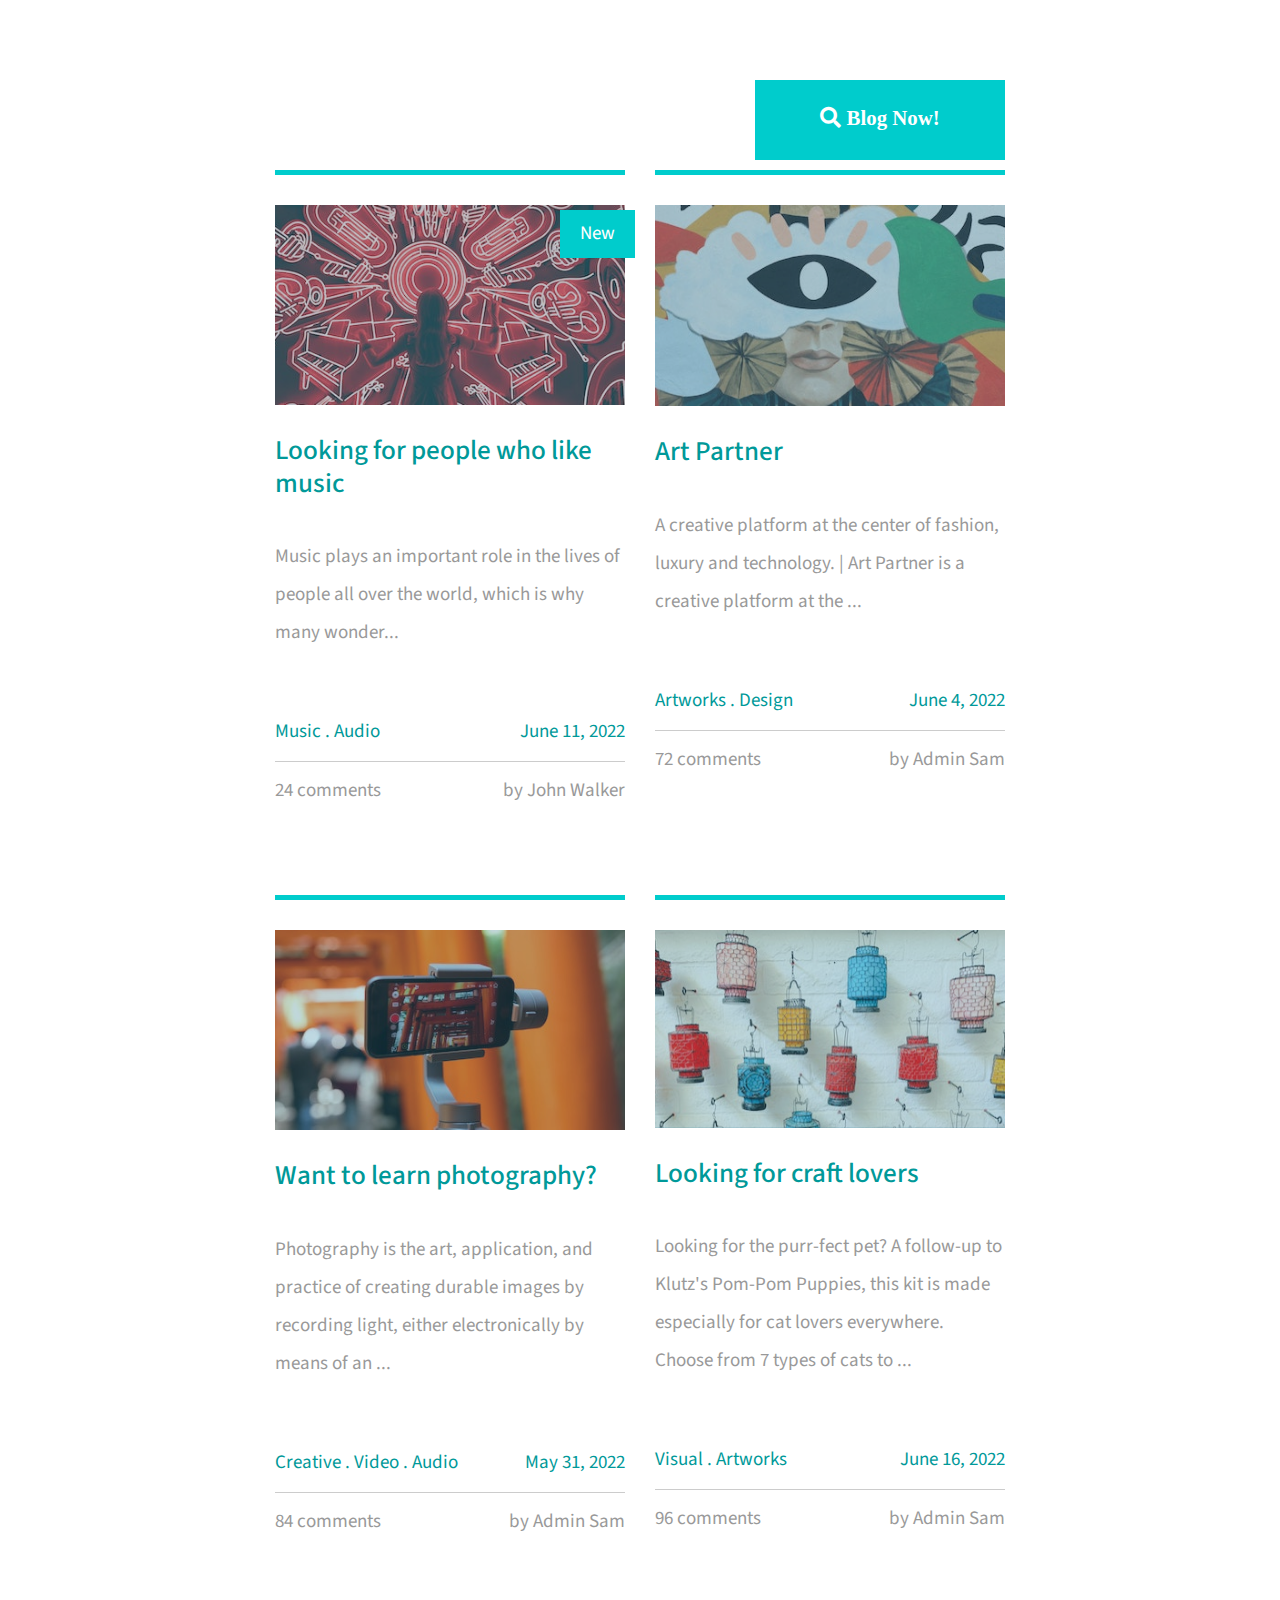
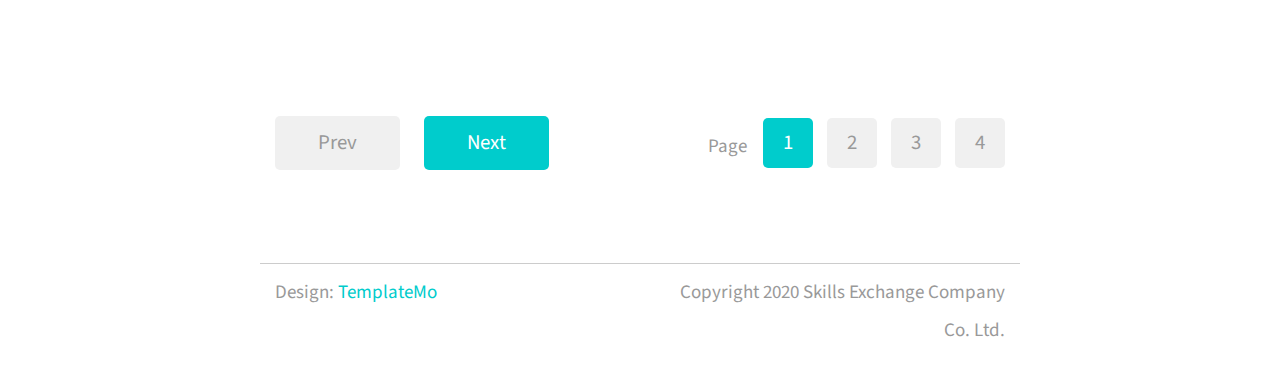
<file: index.html>
<!DOCTYPE html>
<html lang="en">
<head>
	<meta charset="UTF-8">
	<meta name="viewport" content="width=device-width, initial-scale=1.0">
	<title>Skills Exchange</title>
	<link rel="stylesheet" href="fontawesome/css/all.min.css"> <!-- https://fontawesome.com/ -->
	<link href="https://fonts.googleapis.com/css2?family=Source+Sans+Pro&display=swap" rel="stylesheet"> <!-- https://fonts.google.com/ -->
    <link href="css/bootstrap.min.css" rel="stylesheet">
    <link href="css/templatemo-xtra-blog.css" rel="stylesheet">
<!--
    
TemplateMo 553 Xtra Blog

https://templatemo.com/tm-553-xtra-blog

-->
</head>
<body>

    <div class="container-fluid">
        <main class="tm-main" style="margin: auto; float: none">
            <!-- Search form -->
            <a href="result.html">
            <div class="row tm-row">
                <div class="col-12 form-inline tm-mb-20 tm-search-form">
                    <button class="tm-search-button">
                        <i class="fas fa-search tm-search-icon"> Blog Now!</i>
                    </button>
                </div>
            </div>
            </a>
            <div class="row tm-row">
                <article class="col-12 col-md-6 tm-post">
                    <hr class="tm-hr-primary">
                    <a href="#" class="effect-lily tm-post-link tm-pt-20">
                        <div class="tm-post-link-inner">
                            <img src="img/img-03.jpg" alt="Image" class="img-fluid">
                        </div>
                        <span class="position-absolute tm-new-badge">New</span>
                        <h2 class="tm-pt-30 tm-color-primary tm-post-title">Looking for people who like music</h2>
                    </a>
                    <p class="tm-pt-30">
                        Music plays an important role in the lives of people all over the world, which is why many wonder...
                    </p>
                    <div class="d-flex justify-content-between tm-pt-45">
                        <span class="tm-color-primary">Music . Audio</span>
                        <span class="tm-color-primary">June 11, 2022</span>
                    </div>
                    <hr>
                    <div class="d-flex justify-content-between">
                        <span>24 comments</span>
                        <span>by John Walker</span>
                    </div>
                </article>
                <article class="col-12 col-md-6 tm-post">
                    <hr class="tm-hr-primary">
                    <a href="#" class="effect-lily tm-post-link tm-pt-20">
                        <div class="tm-post-link-inner">
                            <img src="img/img-04.jpg" alt="Image" class="img-fluid">
                        </div>
                        <h2 class="tm-pt-30 tm-color-primary tm-post-title">Art Partner</h2>
                    </a>
                    <p class="tm-pt-30">
                        A creative platform at the center of fashion, luxury and technology. | Art Partner is a creative platform at the ...
                    </p>
                    <div class="d-flex justify-content-between tm-pt-45">
                        <span class="tm-color-primary">Artworks . Design</span>
                        <span class="tm-color-primary">June 4, 2022</span>
                    </div>
                    <hr>
                    <div class="d-flex justify-content-between">
                        <span>72 comments</span>
                        <span>by Admin Sam</span>
                    </div>
                </article>
                <article class="col-12 col-md-6 tm-post">
                    <hr class="tm-hr-primary">
                    <a href="#" class="effect-lily tm-post-link tm-pt-20">
                        <div class="tm-post-link-inner">
                            <img src="img/img-05.jpg" alt="Image" class="img-fluid">
                        </div>
                        <h2 class="tm-pt-30 tm-color-primary tm-post-title">Want to learn photography?</h2>
                    </a>
                    <p class="tm-pt-30">
Photography is the art, application, and practice of creating durable images by recording light, either electronically by means of an ...
                    </p>
                    <div class="d-flex justify-content-between tm-pt-45">
                        <span class="tm-color-primary">Creative . Video . Audio</span>
                        <span class="tm-color-primary">May 31, 2022</span>
                    </div>
                    <hr>
                    <div class="d-flex justify-content-between">
                        <span>84 comments</span>
                        <span>by Admin Sam</span>
                    </div>
                </article>
                <article class="col-12 col-md-6 tm-post">
                    <hr class="tm-hr-primary">
                    <a href="#" class="effect-lily tm-post-link tm-pt-20">
                        <div class="tm-post-link-inner">
                            <img src="img/img-06.jpg" alt="Image" class="img-fluid">
                        </div>
                        <h2 class="tm-pt-30 tm-color-primary tm-post-title">Looking for craft lovers</h2>
                    </a>
                    <p class="tm-pt-30">
                        Looking for the purr-fect pet? A follow-up to Klutz's Pom-Pom Puppies, this kit is made especially for cat lovers everywhere. Choose from 7 types of cats to ...
                    </p>
                    <div class="d-flex justify-content-between tm-pt-45">
                        <span class="tm-color-primary">Visual . Artworks</span>
                        <span class="tm-color-primary">June 16, 2022</span>
                    </div>
                    <hr>
                    <div class="d-flex justify-content-between">
                        <span>96 comments</span>
                        <span>by Admin Sam</span>
                    </div>
                </article>
            </div>
            <div class="row tm-row tm-mt-100 tm-mb-75">
                <div class="tm-prev-next-wrapper">
                    <a href="#" class="mb-2 tm-btn tm-btn-primary tm-prev-next disabled tm-mr-20">Prev</a>
                    <a href="#" class="mb-2 tm-btn tm-btn-primary tm-prev-next">Next</a>
                </div>
                <div class="tm-paging-wrapper">
                    <span class="d-inline-block mr-3">Page</span>
                    <nav class="tm-paging-nav d-inline-block">
                        <ul>
                            <li class="tm-paging-item active">
                                <a href="#" class="mb-2 tm-btn tm-paging-link">1</a>
                            </li>
                            <li class="tm-paging-item">
                                <a href="#" class="mb-2 tm-btn tm-paging-link">2</a>
                            </li>
                            <li class="tm-paging-item">
                                <a href="#" class="mb-2 tm-btn tm-paging-link">3</a>
                            </li>
                            <li class="tm-paging-item">
                                <a href="#" class="mb-2 tm-btn tm-paging-link">4</a>
                            </li>
                        </ul>
                    </nav>
                </div>
            </div>
            <footer class="row tm-row">
                <hr class="col-12">
                <div class="col-md-6 col-12 tm-color-gray">
                    Design: <a rel="nofollow" target="_parent" href="https://templatemo.com" class="tm-external-link">TemplateMo</a>
                </div>
                <div class="col-md-6 col-12 tm-color-gray tm-copyright">
                    Copyright 2020 Skills Exchange Company Co. Ltd.
                </div>
            </footer>
        </main>
    </div>
    <script src="js/jquery.min.js"></script>
    <script src="js/templatemo-script.js"></script>
</body>
</html>
</file>
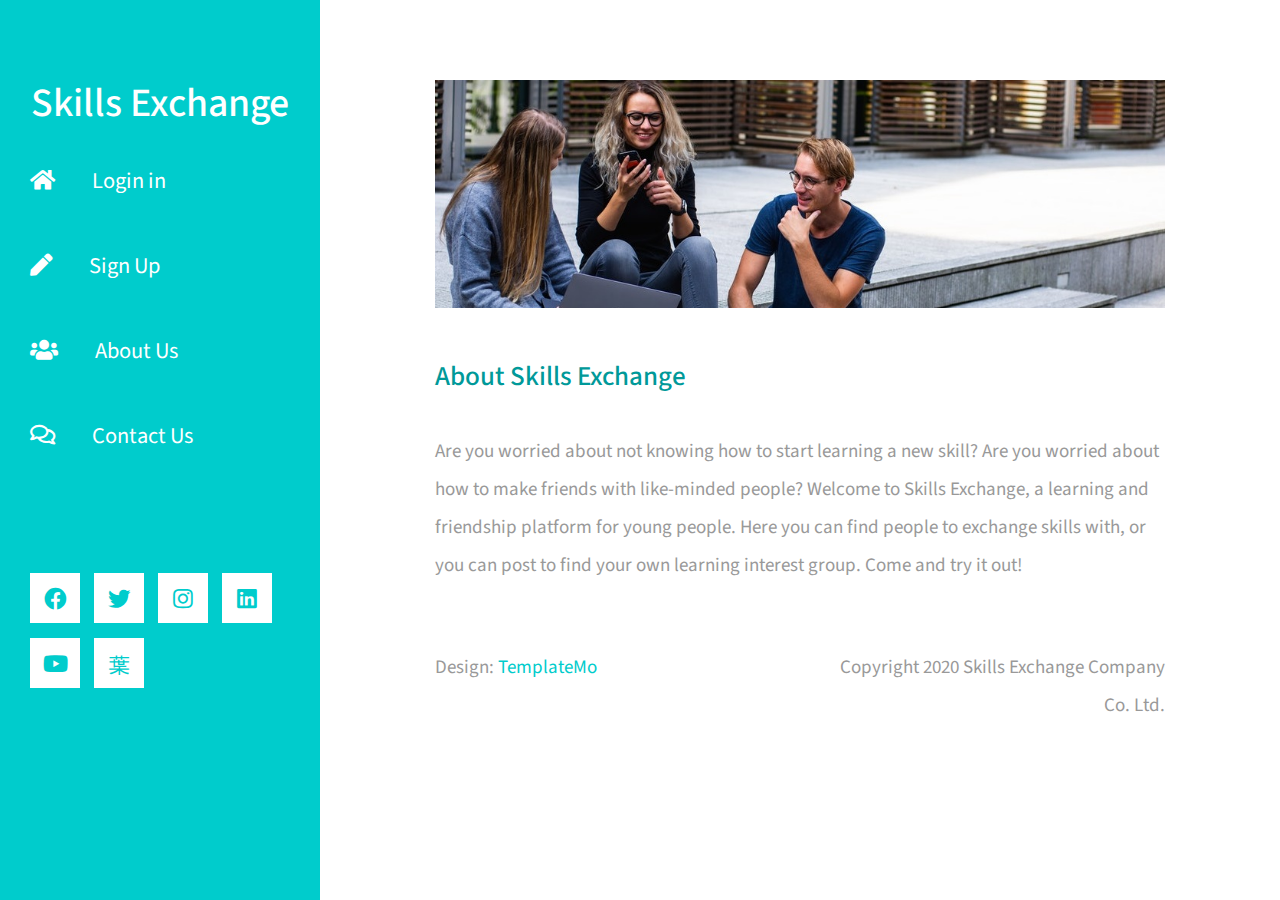
<file: home.html>
<!DOCTYPE html>
<html lang="en">
<head>
	<meta charset="UTF-8">
	<meta name="viewport" content="width=device-width, initial-scale=1.0">
	<title>Xtra Blog</title>
	<link rel="stylesheet" href="fontawesome/css/all.min.css"> <!-- https://fontawesome.com/ -->
	<link href="https://fonts.googleapis.com/css2?family=Source+Sans+Pro&display=swap" rel="stylesheet"> <!-- https://fonts.google.com/ -->
    <link href="css/bootstrap.min.css" rel="stylesheet">
    <link href="css/templatemo-xtra-blog.css" rel="stylesheet">
<!--

TemplateMo 553 Xtra Blog

https://templatemo.com/tm-553-xtra-blog

-->
</head>
<body>
	<header class="tm-header" id="tm-header">
        <div class="tm-header-wrapper">
            <div class="tm-site-header">
                <h1 class="text-center"><a href="index.html" style="color: #ffffff">Skills Exchange</a></h1>
            </div>
            <nav class="tm-nav" id="tm-nav">
                <ul>
                    <li class="tm-nav-item"><a href="index.html" class="tm-nav-link">
                        <i class="fas fa-home"></i>
                        Login in
                    </a></li>
                    <li class="tm-nav-item"><a href="register.html" class="tm-nav-link">
                        <i class="fas fa-pen"></i>
                        Sign Up
                    </a></li>
                    <li class="tm-nav-item"><a href="home.html" class="tm-nav-link">
                        <i class="fas fa-users"></i>
                        About Us
                    </a></li>
                    <li class="tm-nav-item"><a href="home.html" class="tm-nav-link">
                        <i class="far fa-comments"></i>
                        Contact Us
                    </a></li>
                </ul>
            </nav>
            <div class="tm-mb-65">
                <a href="https://facebook.com" class="tm-social-link">
                    <i class="fab fa-facebook tm-social-icon"></i>
                </a>
                <a href="https://twitter.com" class="tm-social-link">
                    <i class="fab fa-twitter tm-social-icon"></i>
                </a>
                <a href="https://instagram.com" class="tm-social-link">
                    <i class="fab fa-instagram tm-social-icon"></i>
                </a>
                <a href="https://twitter.com" class="tm-social-link">
                    <i class="fab fa-linkedin tm-social-icon"></i>
                </a>
                <a href="https://youtube.com" class="tm-social-link">
                    <i class="fab fa-youtube tm-social-icon"></i>
                </a>
                <a href="https://instagram.com" class="tm-social-link">
                    <i class="fab fa-soap tm-social-icon"></i>
                </a>
            </div>
        </div>
    </header>
    <div class="container-fluid">
        <main class="tm-main">
            <!-- Search form -->
            <div class="row tm-row tm-mb-45">
                <div class="col-12">
                    <img src="img/about-01.jpg" alt="Image" class="img-fluid">
                </div>
            </div>
            <div class="row tm-row tm-mb-40">
                <div class="col-12">
                    <div class="mb-4">
                        <h2 class="pt-2 tm-mb-40 tm-color-primary tm-post-title">About Skills Exchange</h2>
                        <p>
                            Are you worried about not knowing how to start learning a new skill? Are you worried about how to make friends with like-minded people? Welcome to Skills Exchange, a learning and friendship platform for young people. Here you can find people to exchange skills with, or you can post to find your own learning interest group. Come and try it out!
                        </p>
                    </div>
                </div>
            </div>
            <footer class="row tm-row">
                <div class="col-md-6 col-12 tm-color-gray">
                    Design: <a rel="nofollow" target="_parent" href="https://templatemo.com" class="tm-external-link">TemplateMo</a>
                </div>
                <div class="col-md-6 col-12 tm-color-gray tm-copyright">
                    Copyright 2020 Skills Exchange Company Co. Ltd.
                </div>
            </footer>
        </main>
    </div>
    <script src="js/jquery.min.js"></script>
    <script src="js/templatemo-script.js"></script>
</body>
</html>
</file>
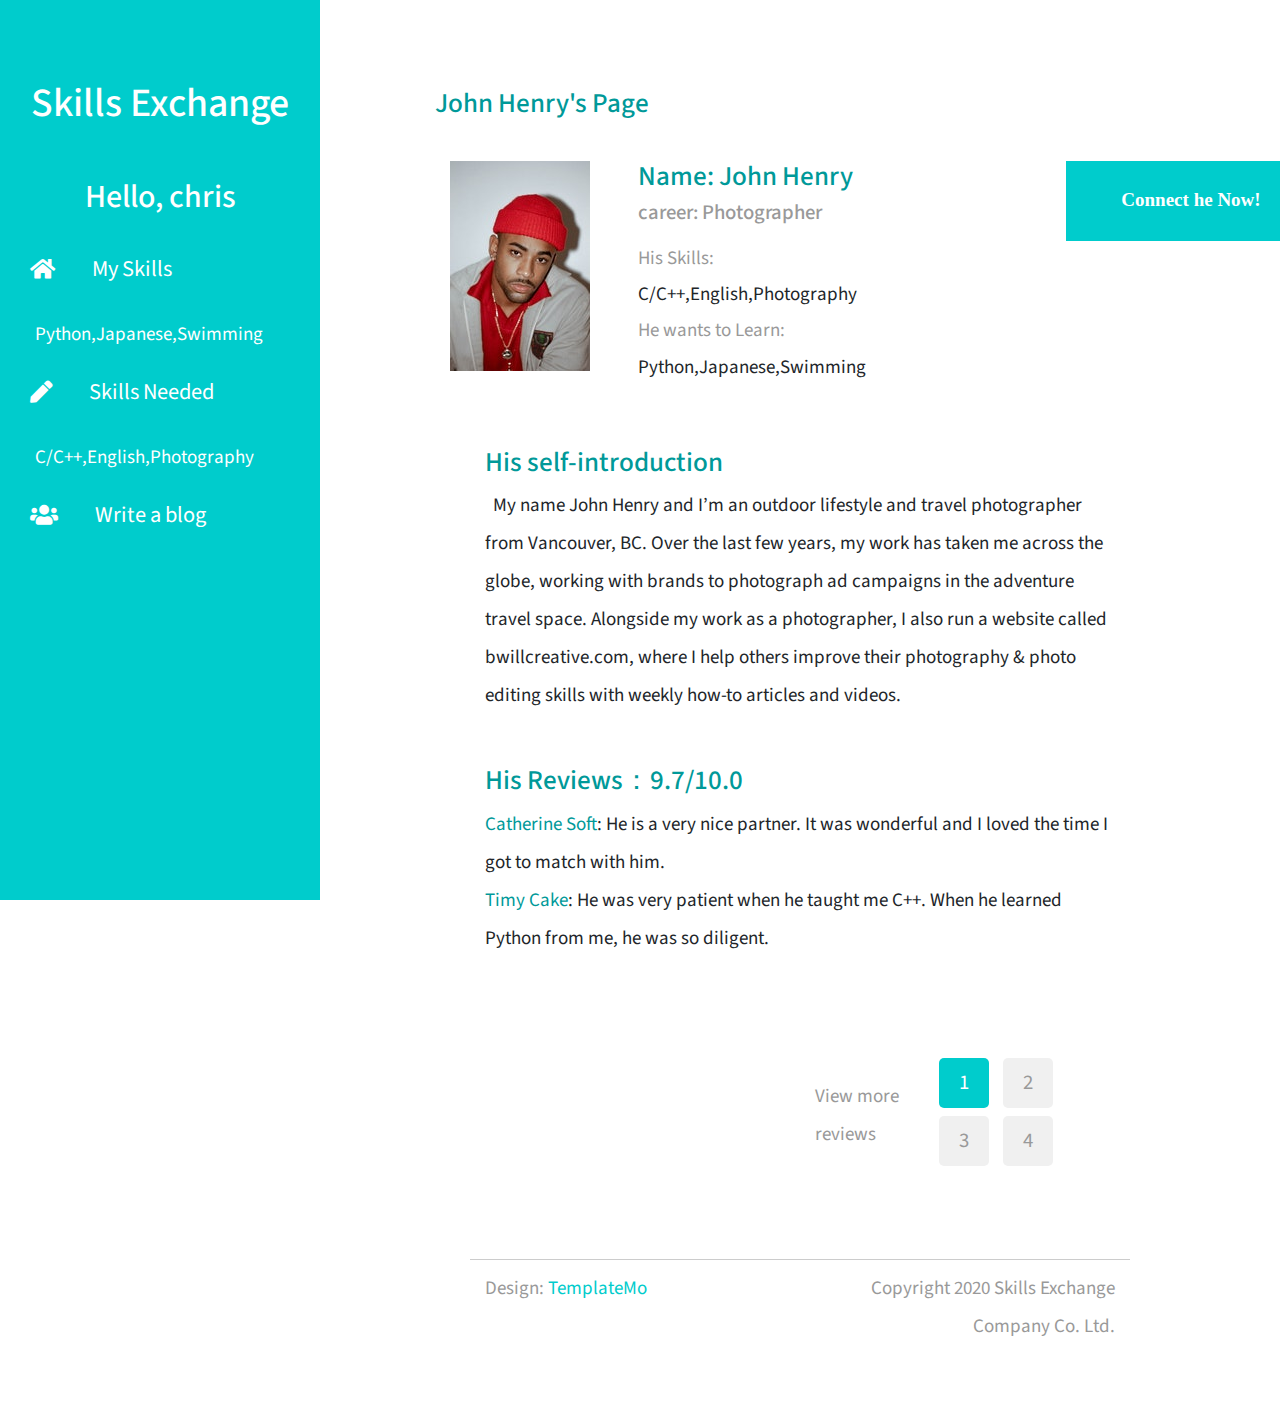
<file: page#1.html>
<!DOCTYPE html>
<html lang="en">
<head>
	<meta charset="UTF-8">
	<meta name="viewport" content="width=device-width, initial-scale=1.0">
	<title>Skills Exchange</title>
	<link rel="stylesheet" href="fontawesome/css/all.min.css"> <!-- https://fontawesome.com/ -->
	<link href="https://fonts.googleapis.com/css2?family=Source+Sans+Pro&display=swap" rel="stylesheet"> <!-- https://fonts.google.com/ -->
    <link href="css/bootstrap.min.css" rel="stylesheet">
    <link href="css/templatemo-xtra-blog.css" rel="stylesheet">
<!--

TemplateMo 553 Xtra Blog

https://templatemo.com/tm-553-xtra-blog

-->
</head>
<body>
	<header class="tm-header" id="tm-header">
        <div class="tm-header-wrapper">
            <div class="tm-site-header">
                <h1 class="text-center"><a href="index.html" style="color: #ffffff">Skills Exchange</a></h1>
            </div>
            <div class="tm-site-header">
                <h2 class="text-center">Hello, chris</h2>
            </div>
            <nav class="tm-nav" id="tm-nav">
                <ul>
                    <li class="tm-nav-item"><a href="index.html" class="tm-nav-link">
                        <i class="fas fa-home"></i>
                        My Skills
                    </a></li>
                    <li class="tm-about-pad">
                        Python,Japanese,Swimming
                    </li>
                    <li class="tm-nav-item"><a href="index.html" class="tm-nav-link">
                        <i class="fas fa-pen"></i>
                        Skills Needed
                    </a></li>
                    <li class="tm-about-pad">
                        C/C++,English,Photography
                    </li>
                    <li class="tm-nav-item"><a href="about.html" class="tm-nav-link">
                        <i class="fas fa-users"></i>
                        Write a blog
                    </a></li>
                </ul>
            </nav>
        </div>
    </header>
    <div class="container-fluid">
        <main class="tm-main">
            <!-- Search form -->
            <h2 class="pt-2 tm-mb-40 tm-color-primary tm-post-title">John Henry's Page</h2>
                <div class="col-lg-6 tm-mb-60 tm-person-col">
                    <div class="media tm-person">
                        <img src="img/about-02.jpg" alt="Image" class="img-fluid mr-5">
                        <div class="media-body">
                            <h2 class="tm-color-primary tm-post-title mb-2">Name: John Henry</h2>
                            <h3 class="tm-h3 mb-3">career: Photographer</h3>
                            <p class="mb-0 tm-line-height-short">
                                His Skills:
                            </p>
                            C/C++,English,Photography
                            <p class="mb-0 tm-line-height-short">
                                He wants to Learn:
                            </p>
                            Python,Japanese,Swimming
                        </div>
                    <a href="page%231.html.html" style="margin-left: 200px">
                        <div class="row tm-row">
                            <div class="col-12 form-inline tm-mb-20 tm-search-form">
                                <button class="tm-search-button">
                                    <i class="fas "> Connect he Now!</i>
                                </button>
                            </div>
                        </div>
                    </a>
                </div>
            </div>
                <div class="media-body" style="margin: 50px">
                    <h2 class="tm-color-primary tm-post-title mb-2">His self-introduction</h2>
                    &nbsp&nbspMy name John Henry and I’m an outdoor lifestyle and travel photographer from Vancouver, BC. Over the last few years, my work has taken me across the globe, working with brands to photograph ad campaigns in the adventure travel space. Alongside my work as a photographer, I also run a website called bwillcreative.com, where I help others improve their photography & photo editing skills with weekly how-to articles and videos.
                </div>
                <div class="media-body" style="margin: 50px">
                    <h2 class="tm-color-primary tm-post-title mb-2">His Reviews：9.7/10.0</h2>
                    <span class="tm-color-primary">Catherine Soft</span>: He is a very nice partner. It was wonderful and I loved the time I got to match with him.<br/>
                    <span class="tm-color-primary">Timy Cake</span>: He was very patient when he taught me C++. When he learned Python from me, he was so diligent.
                           <div class="row tm-row tm-mt-100 tm-mb-75">
                    <div class="tm-prev-next-wrapper">
                </div>
                <div class="tm-paging-wrapper">
                    <span class="d-inline-block mr-3">View more reviews</span>
                    <nav class="tm-paging-nav d-inline-block">
                        <ul>
                            <li class="tm-paging-item active">
                                <a href="#" class="mb-2 tm-btn tm-paging-link">1</a>
                            </li>
                            <li class="tm-paging-item">
                                <a href="#" class="mb-2 tm-btn tm-paging-link">2</a>
                            </li>
                            <li class="tm-paging-item">
                                <a href="#" class="mb-2 tm-btn tm-paging-link">3</a>
                            </li>
                            <li class="tm-paging-item">
                                <a href="#" class="mb-2 tm-btn tm-paging-link">4</a>
                            </li>
                        </ul>
                    </nav>
                </div>
            </div>
            <footer class="row tm-row">
                <hr class="col-12">
                <div class="col-md-6 col-12 tm-color-gray">
                    Design: <a rel="nofollow" target="_parent" href="https://templatemo.com" class="tm-external-link">TemplateMo</a>
                </div>
                <div class="col-md-6 col-12 tm-color-gray tm-copyright">
                    Copyright 2020 Skills Exchange Company Co. Ltd.
                </div>
            </footer>
        </main>
    </div>

    <script src="js/jquery.min.js"></script>
    <script src="js/templatemo-script.js"></script>
</body>
</html>
</file>
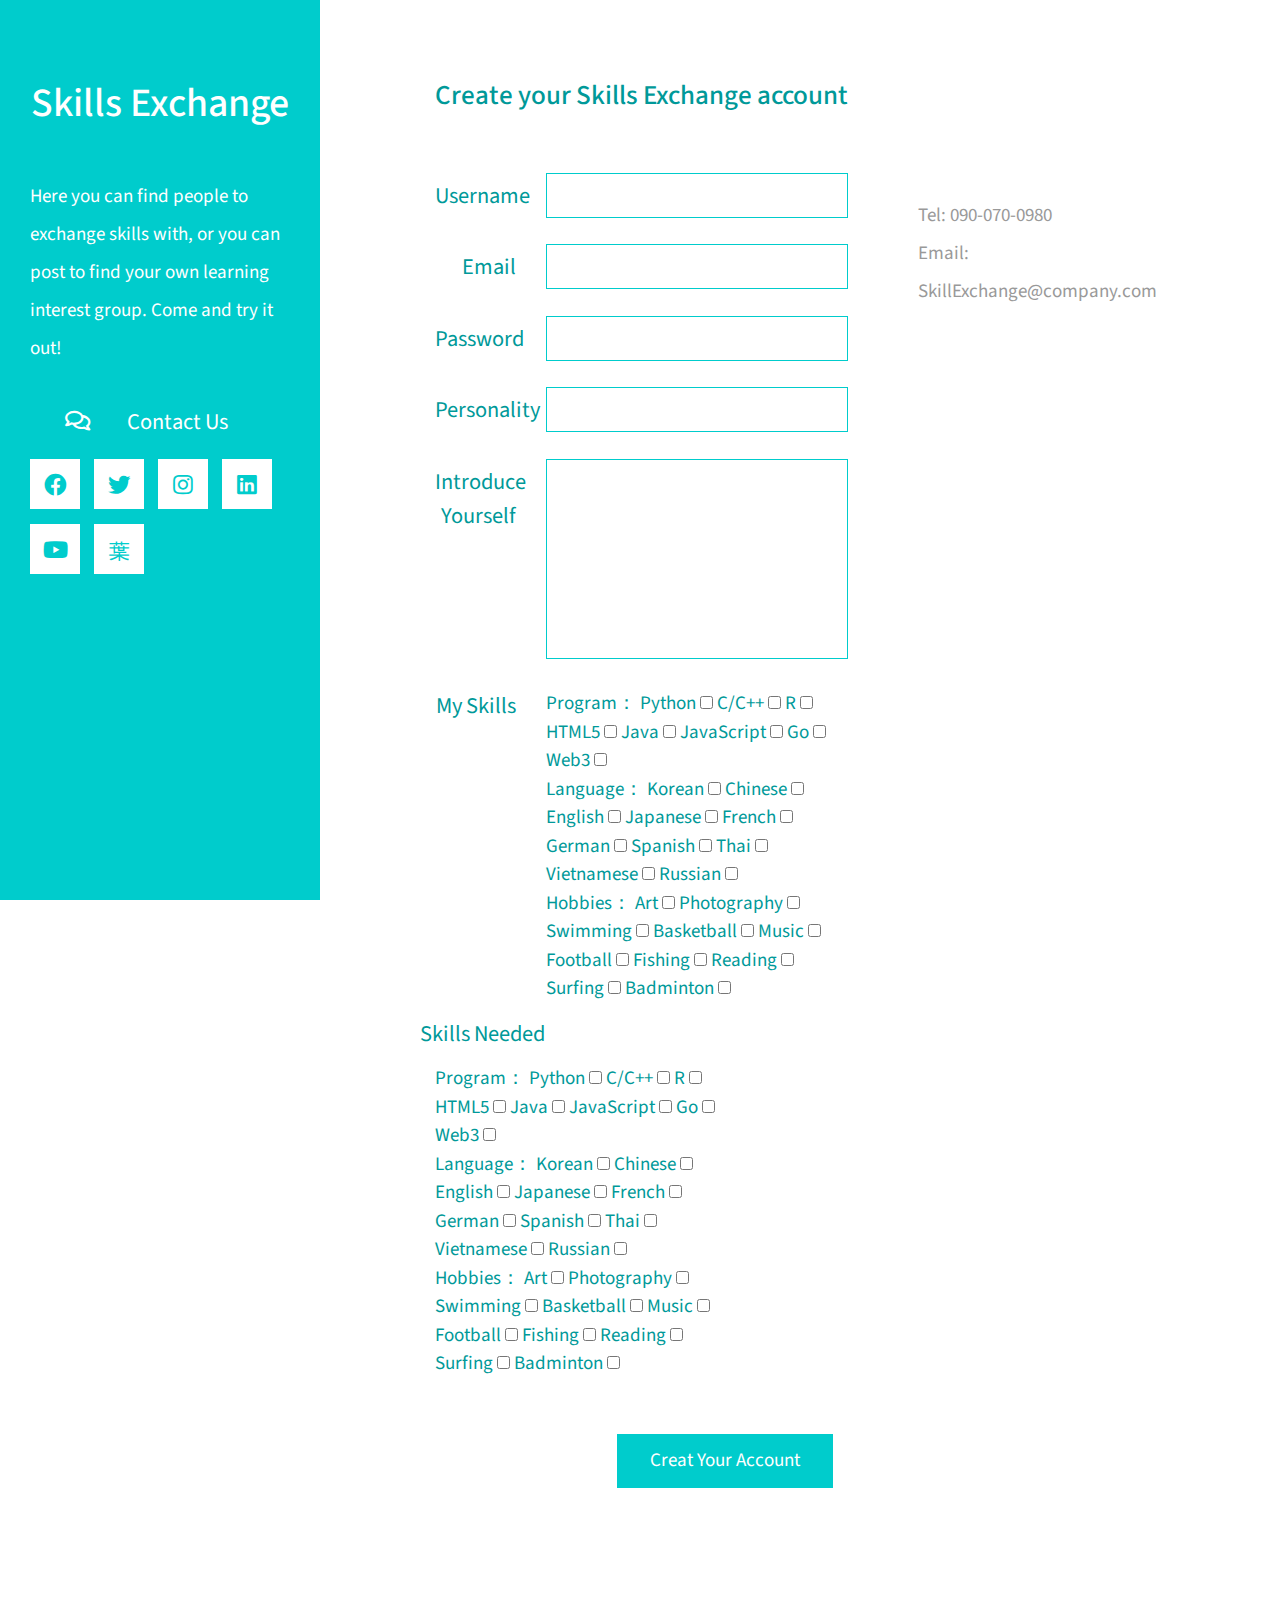
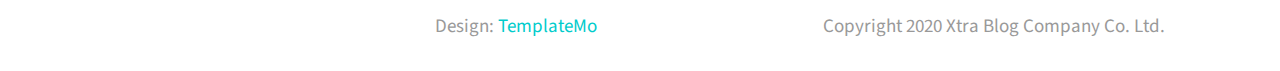
<file: register.html>
<!DOCTYPE html>
<html lang="en">
<head>
	<meta charset="UTF-8">
	<meta name="viewport" content="width=device-width, initial-scale=1.0">
	<title>Xtra Blog</title>
	<link rel="stylesheet" href="fontawesome/css/all.min.css"> <!-- https://fontawesome.com/ -->
	<link href="https://fonts.googleapis.com/css2?family=Source+Sans+Pro&display=swap" rel="stylesheet"> <!-- https://fonts.google.com/ -->
    <link href="css/bootstrap.min.css" rel="stylesheet">
    <link href="css/templatemo-xtra-blog.css" rel="stylesheet">
<!--
    
TemplateMo 553 Xtra Blog

https://templatemo.com/tm-553-xtra-blog

-->
</head>
<body>
	<header class="tm-header" id="tm-header">
        <div class="tm-header-wrapper">
            <div class="tm-site-header">
                <h1 class="text-center"><a href="index.html" style="color: #ffffff">Skills Exchange</a></h1>
            </div>
            <div class="tm-site-header">
            <p class="text-white">
            Here you can find people to exchange skills with, or you can post to find your own learning interest group. Come and try it out!
            </p>

            <li class="tm-about-pad tm-nav-link">
                <i class="far fa-comments"></i>
                Contact Us
            </a></li>
            <div class="tm-mb-65">
                <a href="https://facebook.com" class="tm-social-link">
                    <i class="fab fa-facebook tm-social-icon"></i>
                </a>
                <a href="https://twitter.com" class="tm-social-link">
                    <i class="fab fa-twitter tm-social-icon"></i>
                </a>
                <a href="https://instagram.com" class="tm-social-link">
                    <i class="fab fa-instagram tm-social-icon"></i>
                </a>
                <a href="https://twitter.com" class="tm-social-link">
                    <i class="fab fa-linkedin tm-social-icon"></i>
                </a>
                <a href="https://youtube.com" class="tm-social-link">
                    <i class="fab fa-youtube tm-social-icon"></i>
                </a>
                <a href="https://instagram.com" class="tm-social-link">
                    <i class="fab fa-soap tm-social-icon"></i>
                </a>
            </div>
        </div>
        </div>
    </header>
    <div class="container-fluid">
        <main class="tm-main">
            <!-- Search form -->

            <div class="row tm-row tm-mb-120">
                <div class="col-12">
                    <h2 class="tm-color-primary tm-post-title tm-mb-60">Create your Skills Exchange account</h2>
                </div>
                <div class="col-lg-7 tm-contact-left">
                    <form method="POST" action="" class="mb-5 ml-auto mr-0 tm-contact-form">                        
                        <div class="form-group row mb-4">
                            <label for="name" class="col-sm-3 col-form-label text-right tm-color-primary">Username</label>
                            <div class="col-sm-9">
                                <input class="form-control mr-0 ml-auto" name="name" id="name" type="text" required>                            
                            </div>
                        </div>
                        <div class="form-group row mb-4">
                            <label for="email" class="col-sm-3 col-form-label text-right tm-color-primary">Email</label>
                            <div class="col-sm-9">
                                <input class="form-control mr-0 ml-auto" name="email" id="email" type="email" required>
                            </div>
                        </div>
                        <div class="form-group row mb-4">
                            <label for="subject" class="col-sm-3 col-form-label text-right tm-color-primary">Password</label>
                            <div class="col-sm-9">
                                <input class="form-control mr-0 ml-auto" name="subject" id="subject" type="password" required>
                            </div>
                        </div>
                        <div class="form-group row mb-4">
                            <label for="email" class="col-sm-3 col-form-label text-right tm-color-primary">Personality</label>
                            <div class="col-sm-9">
                                <input class="form-control mr-0 ml-auto" name="email" id="email" type="email" required>
                            </div>
                        </div>
                        <div class="form-group row mb-4">
                            <label for="subject" class="col-sm-3 col-form-label text-right tm-color-primary">Introduce Yourself</label>
                            <div class="col-sm-9">
                                <input class="form-control mr-2 ml-auto" style="height: 200px" name="subject" id="subject" type="password" required>
                            </div>
                        </div>
                        <div class="form-group row mb-5">
                            <label for="message" class="col-sm-3 col-form-label text-right tm-color-primary">My Skills</label>
                            <div class="col-sm-9 tm-color-primary col-form-label">
                            <form action="" method="POST">
                                <div>
                                Program：
                                Python
                                <input type="checkbox" value="黄色" name="gender" id="bgyellow" />
                                C/C++
                                <input type="checkbox" value="蓝色" name="gender" id="bgblue" />
                                R
                                <input type="checkbox" value="绿色" name="gender" id="bggreen" />
                                HTML5
                                <input type="checkbox" value="绿色" name="gender" id="bggreen" />
                                Java
                                <input type="checkbox" value="绿色" name="gender" id="bggreen" />
                                JavaScript
                                <input type="checkbox" value="绿色" name="gender" id="bggreen" />
                                Go
                                <input type="checkbox" value="绿色" name="gender" id="bggreen" />
                                Web3
                                <input type="checkbox" value="绿色" name="gender" id="bggreen" />
                                </div>
                                <div>
                                Language：
                                Korean
                                <input type="checkbox" value="黄色" name="gender" id="bgyellow" />
                                Chinese
                                <input type="checkbox" value="蓝色" name="gender" id="bgblue" />
                                English
                                <input type="checkbox" value="绿色" name="gender" id="bggreen" />
                                Japanese
                                <input type="checkbox" value="绿色" name="gender" id="bggreen" />
                                French
                                <input type="checkbox" value="绿色" name="gender" id="bggreen" />
                                German
                                <input type="checkbox" value="绿色" name="gender" id="bggreen" />
                                Spanish
                                <input type="checkbox" value="绿色" name="gender" id="bggreen" />
                                Thai
                                <input type="checkbox" value="绿色" name="gender" id="bggreen" />
                                Vietnamese
                                <input type="checkbox" value="绿色" name="gender" id="bggreen" />
                                Russian
                                <input type="checkbox" value="绿色" name="gender" id="bggreen" />

                                </div>
                                <div>
                                Hobbies：
                                Art
                                <input type="checkbox" value="黄色" name="gender" id="bgyellow" />
                                Photography
                                <input type="checkbox" value="蓝色" name="gender" id="bgblue" />
                                Swimming
                                <input type="checkbox" value="绿色" name="gender" id="bggreen" />
                                Basketball
                                <input type="checkbox" value="绿色" name="gender" id="bggreen" />
                                Music
                                <input type="checkbox" value="绿色" name="gender" id="bggreen" />
                                Football
                                <input type="checkbox" value="绿色" name="gender" id="bggreen" />
                                Fishing
                                <input type="checkbox" value="绿色" name="gender" id="bggreen" />
                                Reading
                                <input type="checkbox" value="绿色" name="gender" id="bggreen" />
                                Surfing
                                <input type="checkbox" value="绿色" name="gender" id="bggreen" />
                                Badminton
                                <input type="checkbox" value="绿色" name="gender" id="bggreen" />
                                </div>

                                </form>
                            </div>
                            <label for="message" class="col-form-label text-right tm-color-primary">Skills Needed</label>
                            <div class="col-sm-9 tm-color-primary col-form-label">
                            <form action="" method="POST">
                                <div>
                                Program：
                                Python
                                <input type="checkbox" value="黄色" name="gender" id="bgyellow" />
                                C/C++
                                <input type="checkbox" value="蓝色" name="gender" id="bgblue" />
                                R
                                <input type="checkbox" value="绿色" name="gender" id="bggreen" />
                                HTML5
                                <input type="checkbox" value="绿色" name="gender" id="bggreen" />
                                Java
                                <input type="checkbox" value="绿色" name="gender" id="bggreen" />
                                JavaScript
                                <input type="checkbox" value="绿色" name="gender" id="bggreen" />
                                Go
                                <input type="checkbox" value="绿色" name="gender" id="bggreen" />
                                Web3
                                <input type="checkbox" value="绿色" name="gender" id="bggreen" />
                                </div>
                                <div>
                                Language：
                                Korean
                                <input type="checkbox" value="黄色" name="gender" id="bgyellow" />
                                Chinese
                                <input type="checkbox" value="蓝色" name="gender" id="bgblue" />
                                English
                                <input type="checkbox" value="绿色" name="gender" id="bggreen" />
                                Japanese
                                <input type="checkbox" value="绿色" name="gender" id="bggreen" />
                                French
                                <input type="checkbox" value="绿色" name="gender" id="bggreen" />
                                German
                                <input type="checkbox" value="绿色" name="gender" id="bggreen" />
                                Spanish
                                <input type="checkbox" value="绿色" name="gender" id="bggreen" />
                                Thai
                                <input type="checkbox" value="绿色" name="gender" id="bggreen" />
                                Vietnamese
                                <input type="checkbox" value="绿色" name="gender" id="bggreen" />
                                Russian
                                <input type="checkbox" value="绿色" name="gender" id="bggreen" />

                                </div>
                                <div>
                                Hobbies：
                                Art
                                <input type="checkbox" value="黄色" name="gender" id="bgyellow" />
                                Photography
                                <input type="checkbox" value="蓝色" name="gender" id="bgblue" />
                                Swimming
                                <input type="checkbox" value="绿色" name="gender" id="bggreen" />
                                Basketball
                                <input type="checkbox" value="绿色" name="gender" id="bggreen" />
                                Music
                                <input type="checkbox" value="绿色" name="gender" id="bggreen" />
                                Football
                                <input type="checkbox" value="绿色" name="gender" id="bggreen" />
                                Fishing
                                <input type="checkbox" value="绿色" name="gender" id="bggreen" />
                                Reading
                                <input type="checkbox" value="绿色" name="gender" id="bggreen" />
                                Surfing
                                <input type="checkbox" value="绿色" name="gender" id="bggreen" />
                                Badminton
                                <input type="checkbox" value="绿色" name="gender" id="bggreen" />
                                </div>

                                </form>
                            </div>
                        </div>
                    </form>
                    <a href="index.html">
                        <div class="text-right">
                            <div class="col-12">
                                <button class="tm-btn-primary tm-btn-small">Creat Your Account</button>
                            </div>
                        </div>
                    </a>
                </div>
                <div class="col-lg-5 tm-contact-right">
                    <address class="mb-4 tm-color-gray">

                    </address>
                    <span class="d-block">
                        Tel:
                        <a href="tel:060-070-0980" class="tm-color-gray">090-070-0980</a>
                    </span>
                    <span class="mb-4 d-block">
                        Email:
                        <a href="mailto:info@company.com" class="tm-color-gray">SkillExchange@company.com</a>
                    </span>
                    <p class="mb-5 tm-line-height-short">

                    </p>
                </div>
            </div>      
            <footer class="row tm-row">
                <div class="col-md-6 col-12 tm-color-gray">
                    Design: <a rel="nofollow" target="_parent" href="https://templatemo.com" class="tm-external-link">TemplateMo</a>
                </div>
                <div class="col-md-6 col-12 tm-color-gray tm-copyright">
                    Copyright 2020 Xtra Blog Company Co. Ltd.
                </div>
            </footer>
        </main>
    </div>
    <script src="js/jquery.min.js"></script>
    <script src="js/templatemo-script.js"></script>
</body>
</html>
</file>
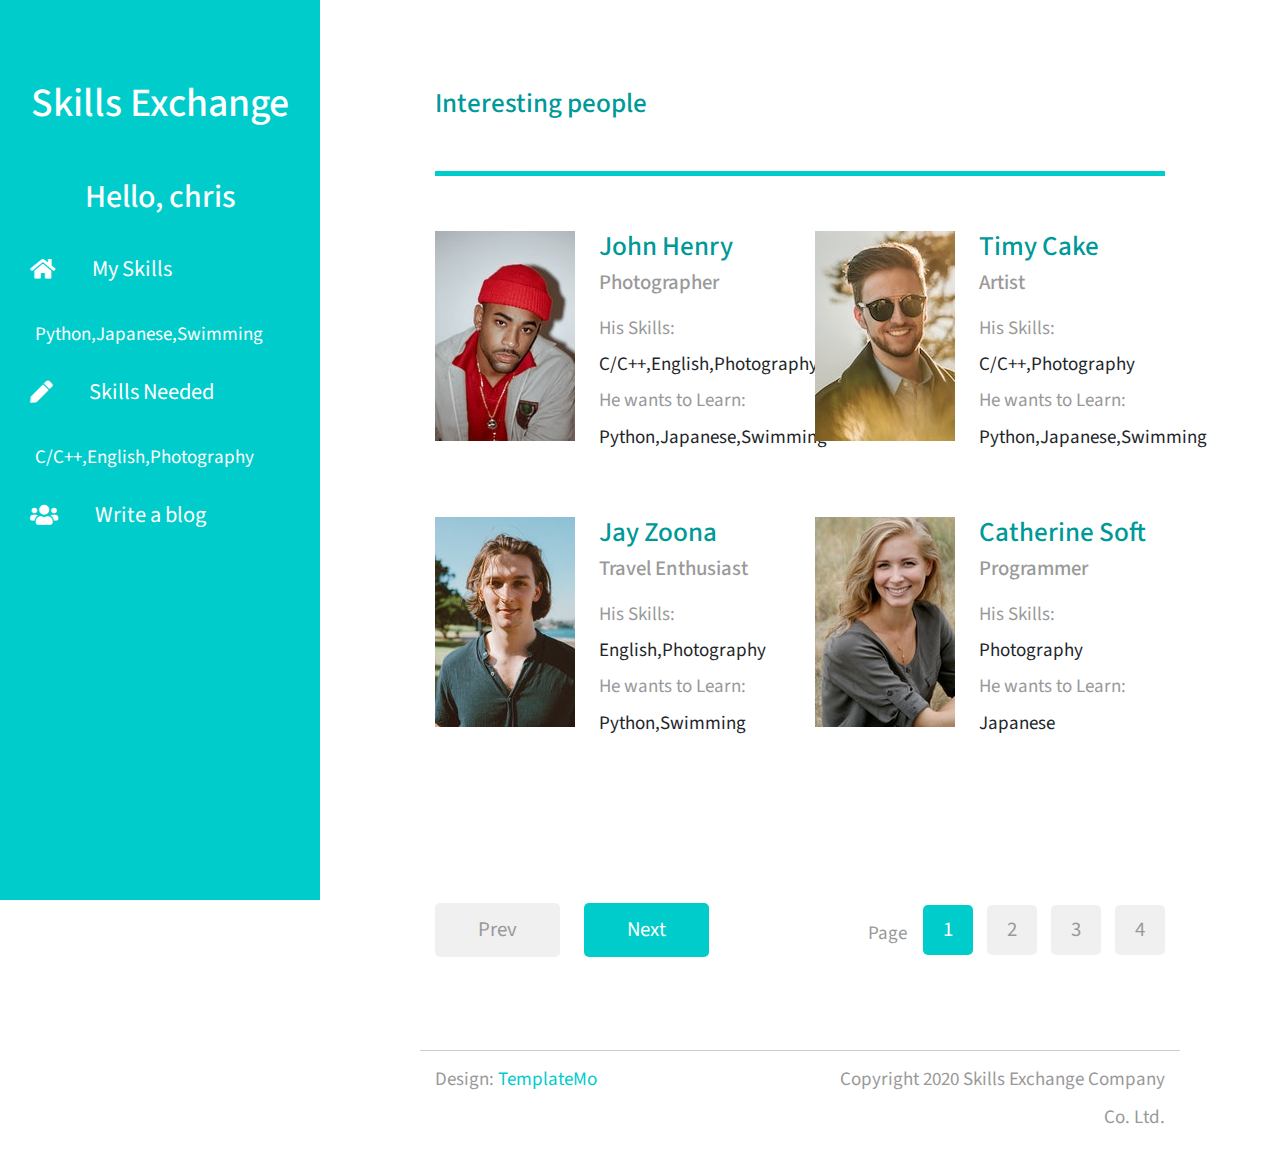
<file: result.html>
<!DOCTYPE html>
<html lang="en">
<head>
	<meta charset="UTF-8">
	<meta name="viewport" content="width=device-width, initial-scale=1.0">
	<title>Skills Exchange</title>
	<link rel="stylesheet" href="fontawesome/css/all.min.css"> <!-- https://fontawesome.com/ -->
	<link href="https://fonts.googleapis.com/css2?family=Source+Sans+Pro&display=swap" rel="stylesheet"> <!-- https://fonts.google.com/ -->
    <link href="css/bootstrap.min.css" rel="stylesheet">
    <link href="css/templatemo-xtra-blog.css" rel="stylesheet">
<!--

TemplateMo 553 Xtra Blog

https://templatemo.com/tm-553-xtra-blog

-->
</head>
<body>
	<header class="tm-header" id="tm-header">
        <div class="tm-header-wrapper">
            <div class="tm-site-header">
                <h1 class="text-center"><a href="index.html" style="color: #ffffff">Skills Exchange</a></h1>
            </div>
            <div class="tm-site-header">
                <h2 class="text-center">Hello, chris</h2>
            </div>
            <nav class="tm-nav" id="tm-nav">
                <ul>
                    <li class="tm-nav-item"><a href="index.html" class="tm-nav-link">
                        <i class="fas fa-home"></i>
                        My Skills
                    </a></li>
                    <li class="tm-about-pad">
                        Python,Japanese,Swimming
                    </li>
                    <li class="tm-nav-item"><a href="index.html" class="tm-nav-link">
                        <i class="fas fa-pen"></i>
                        Skills Needed
                    </a></li>
                    <li class="tm-about-pad">
                        C/C++,English,Photography
                    </li>
                    <li class="tm-nav-item"><a href="about.html" class="tm-nav-link">
                        <i class="fas fa-users"></i>
                        Write a blog
                    </a></li>
                </ul>
            </nav>
        </div>
    </header>
    <div class="container-fluid">
        <main class="tm-main">
            <!-- Search form -->
            <h2 class="pt-2 tm-mb-40 tm-color-primary tm-post-title">Interesting people</h2>
            <div class="row tm-row tm-mb-60">
                <div class="col-12">
                    <hr class="tm-hr-primary  tm-mb-55">
                </div>
                <div class="col-lg-6 tm-mb-60 tm-person-col">
                    <div class="media tm-person">
                        <img src="img/about-02.jpg" alt="Image" class="img-fluid mr-4">
                        <div class="media-body">
                            <h2 class="tm-color-primary tm-post-title mb-2">John Henry</h2>
                            <h3 class="tm-h3 mb-3">Photographer</h3>
                            <p class="mb-0 tm-line-height-short">
                                His Skills:
                            </p>
                            C/C++,English,Photography
                            <p class="mb-0 tm-line-height-short">
                                He wants to Learn:
                            </p>
                            Python,Japanese,Swimming
                        </div>
                    </div>
                </div>
                <div class="col-lg-6 tm-mb-60 tm-person-col">
                    <div class="media tm-person">
                        <img src="img/about-03.jpg" alt="Image" class="img-fluid mr-4">
                        <div class="media-body">
                            <h2 class="tm-color-primary tm-post-title mb-2">Timy Cake</h2>
                            <h3 class="tm-h3 mb-3">Artist</h3>
                            <p class="mb-0 tm-line-height-short">
                                His Skills:
                            </p>
                            C/C++,Photography
                            <p class="mb-0 tm-line-height-short">
                                He wants to Learn:
                            </p>
                            Python,Japanese,Swimming
                        </div>
                    </div>
                </div>
                <div class="col-lg-6 tm-mb-60 tm-person-col">
                    <div class="media tm-person">
                        <img src="img/about-04.jpg" alt="Image" class="img-fluid mr-4">
                        <div class="media-body">
                            <h2 class="tm-color-primary tm-post-title mb-2">Jay Zoona</h2>
                            <h3 class="tm-h3 mb-3">Travel Enthusiast</h3>
                            <p class="mb-0 tm-line-height-short">
                                His Skills:
                            </p>
                            English,Photography
                            <p class="mb-0 tm-line-height-short">
                                He wants to Learn:
                            </p>
                            Python,Swimming
                        </div>
                    </div>
                </div>
                <div class="col-lg-6 tm-mb-60 tm-person-col">
                    <div class="media tm-person">
                        <img src="img/about-05.jpg" alt="Image" class="img-fluid mr-4">
                        <div class="media-body">
                            <h2 class="tm-color-primary tm-post-title mb-2">Catherine Soft</h2>
                            <h3 class="tm-h3 mb-3">Programmer</h3>
                            <p class="mb-0 tm-line-height-short">
                                His Skills:
                            </p>
                            Photography
                            <p class="mb-0 tm-line-height-short">
                                He wants to Learn:
                            </p>
                            Japanese
                        </div>
                    </div>
                </div>
            </div>
            <div class="row tm-row tm-mt-100 tm-mb-75">
                <div class="tm-prev-next-wrapper">
                    <a href="#" class="mb-2 tm-btn tm-btn-primary tm-prev-next disabled tm-mr-20">Prev</a>
                    <a href="#" class="mb-2 tm-btn tm-btn-primary tm-prev-next">Next</a>
                </div>
                <div class="tm-paging-wrapper">
                    <span class="d-inline-block mr-3">Page</span>
                    <nav class="tm-paging-nav d-inline-block">
                        <ul>
                            <li class="tm-paging-item active">
                                <a href="#" class="mb-2 tm-btn tm-paging-link">1</a>
                            </li>
                            <li class="tm-paging-item">
                                <a href="#" class="mb-2 tm-btn tm-paging-link">2</a>
                            </li>
                            <li class="tm-paging-item">
                                <a href="#" class="mb-2 tm-btn tm-paging-link">3</a>
                            </li>
                            <li class="tm-paging-item">
                                <a href="#" class="mb-2 tm-btn tm-paging-link">4</a>
                            </li>
                        </ul>
                    </nav>
                </div>
            </div>
            <footer class="row tm-row">
                <hr class="col-12">
                <div class="col-md-6 col-12 tm-color-gray">
                    Design: <a rel="nofollow" target="_parent" href="https://templatemo.com" class="tm-external-link">TemplateMo</a>
                </div>
                <div class="col-md-6 col-12 tm-color-gray tm-copyright">
                    Copyright 2020 Skills Exchange Company Co. Ltd.
                </div>
            </footer>
        </main>
    </div>

    <script src="js/jquery.min.js"></script>
    <script src="js/templatemo-script.js"></script>
</body>
</html>
</file>
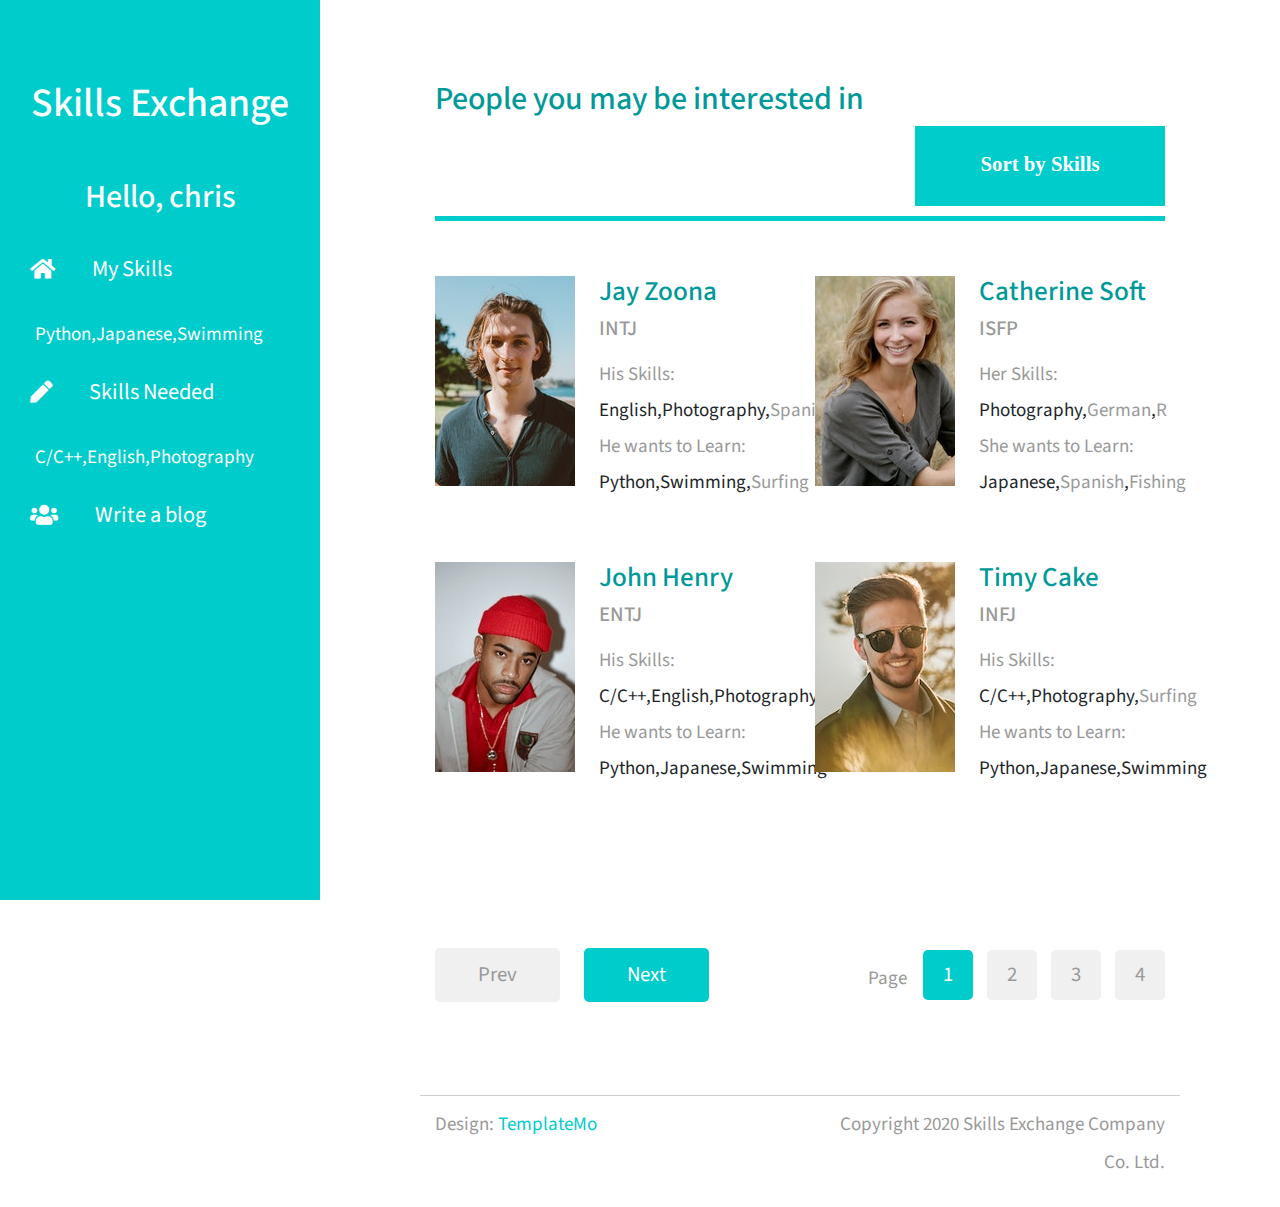
<file: result1.html>
<!DOCTYPE html>
<html lang="en">
<head>
	<meta charset="UTF-8">
	<meta name="viewport" content="width=device-width, initial-scale=1.0">
	<title>Skills Exchange</title>
	<link rel="stylesheet" href="fontawesome/css/all.min.css"> <!-- https://fontawesome.com/ -->
	<link href="https://fonts.googleapis.com/css2?family=Source+Sans+Pro&display=swap" rel="stylesheet"> <!-- https://fonts.google.com/ -->
    <link href="css/bootstrap.min.css" rel="stylesheet">
    <link href="css/templatemo-xtra-blog.css" rel="stylesheet">
<!--

TemplateMo 553 Xtra Blog

https://templatemo.com/tm-553-xtra-blog

-->
</head>
<body>
	<header class="tm-header" id="tm-header">
        <div class="tm-header-wrapper">
            <div class="tm-site-header">
                <h1 class="text-center"><a href="index.html" style="color: #ffffff">Skills Exchange</a></h1>
            </div>
            <div class="tm-site-header">
                <h2 class="text-center">Hello, chris</h2>
            </div>
            <nav class="tm-nav" id="tm-nav">
                <ul>
                    <li class="tm-nav-item"><a href="index.html" class="tm-nav-link">
                        <i class="fas fa-home"></i>
                        My Skills
                    </a></li>
                    <li class="tm-about-pad">
                        Python,Japanese,Swimming
                    </li>
                    <li class="tm-nav-item"><a href="index.html" class="tm-nav-link">
                        <i class="fas fa-pen"></i>
                        Skills Needed
                    </a></li>
                    <li class="tm-about-pad">
                        C/C++,English,Photography
                    </li>
                    <li class="tm-nav-item"><a href="about.html" class="tm-nav-link">
                        <i class="fas fa-users"></i>
                        Write a blog
                    </a></li>
                </ul>
            </nav>
        </div>
    </header>
    <div class="container-fluid">
        <main class="tm-main">
            <!-- Search form -->
            <h2 class="tm-color-primary">People you may be interested in</h2>
            <a href="result.html">
            <div class="row tm-row">
                <div class="col-12 form-inline tm-mb-20 tm-search-form">
                    <button class="tm-search-button">
                        <i class="fas tm-search-icon"> Sort by Skills</i>
                    </button>
                </div>
            </div>
            </a>
            <div class="row tm-row tm-mb-60">
                <div class="col-12">
                    <hr class="tm-hr-primary  tm-mb-55">
                </div>
                <div class="col-lg-6 tm-mb-60 tm-person-col">
                    <div class="media tm-person">
                        <img src="img/about-04.jpg" alt="Image" class="img-fluid mr-4">
                        <div class="media-body">
                            <h2 class="tm-color-primary tm-post-title mb-2">Jay Zoona</h2>
                            <h3 class="tm-h3 mb-3">INTJ</h3>
                            <p class="mb-0 tm-line-height-short">
                                His Skills:
                            </p>
                            English,Photography,<span>Spanish</span>
                            <p class="mb-0 tm-line-height-short">
                                He wants to Learn:
                            </p>
                            Python,Swimming,<span>Surfing</span>
                        </div>
                    </div>
                </div>
                <div class="col-lg-6 tm-mb-60 tm-person-col">
                    <div class="media tm-person">
                        <img src="img/about-05.jpg" alt="Image" class="img-fluid mr-4">
                        <div class="media-body">
                            <h2 class="tm-color-primary tm-post-title mb-2">Catherine Soft</h2>
                            <h3 class="tm-h3 mb-3">ISFP</h3>
                            <p class="mb-0 tm-line-height-short">
                                Her Skills:
                            </p>
                            Photography,<span>German</span>,<span>R</span>
                            <p class="mb-0 tm-line-height-short">
                                She wants to Learn:
                            </p>
                            Japanese,<span>Spanish</span>,<span>Fishing</span>
                        </div>
                    </div>
                </div>
                <div class="col-lg-6 tm-mb-60 tm-person-col">
                    <div class="media tm-person">
                        <img src="img/about-02.jpg" alt="Image" class="img-fluid mr-4">
                        <div class="media-body">
                            <a href="page%231.html" ><h2 class="tm-color-primary tm-post-title mb-2">John Henry</h2>
                            </a>
                                <h3 class="tm-h3 mb-3">ENTJ</h3>
                            <p class="mb-0 tm-line-height-short">
                                His Skills:
                            </p>
                            C/C++,English,Photography
                            <p class="mb-0 tm-line-height-short">
                                He wants to Learn:
                            </p>
                            Python,Japanese,Swimming
                        </div>
                    </div>
                </div>
                <div class="col-lg-6 tm-mb-60 tm-person-col">
                    <div class="media tm-person">
                        <img src="img/about-03.jpg" alt="Image" class="img-fluid mr-4">
                        <div class="media-body">
                            <h2 class="tm-color-primary tm-post-title mb-2">Timy Cake</h2>
                            <h3 class="tm-h3 mb-3">INFJ</h3>
                            <p class="mb-0 tm-line-height-short">
                                His Skills:
                            </p>
                            C/C++,Photography,<span>Surfing</span>
                            <p class="mb-0 tm-line-height-short">
                                He wants to Learn:
                            </p>
                            Python,Japanese,Swimming
                        </div>
                    </div>
                </div>
            </div>
            <div class="row tm-row tm-mt-100 tm-mb-75">
                <div class="tm-prev-next-wrapper">
                    <a href="#" class="mb-2 tm-btn tm-btn-primary tm-prev-next disabled tm-mr-20">Prev</a>
                    <a href="#" class="mb-2 tm-btn tm-btn-primary tm-prev-next">Next</a>
                </div>
                <div class="tm-paging-wrapper">
                    <span class="d-inline-block mr-3">Page</span>
                    <nav class="tm-paging-nav d-inline-block">
                        <ul>
                            <li class="tm-paging-item active">
                                <a href="#" class="mb-2 tm-btn tm-paging-link">1</a>
                            </li>
                            <li class="tm-paging-item">
                                <a href="#" class="mb-2 tm-btn tm-paging-link">2</a>
                            </li>
                            <li class="tm-paging-item">
                                <a href="#" class="mb-2 tm-btn tm-paging-link">3</a>
                            </li>
                            <li class="tm-paging-item">
                                <a href="#" class="mb-2 tm-btn tm-paging-link">4</a>
                            </li>
                        </ul>
                    </nav>
                </div>
            </div>
            <footer class="row tm-row">
                <hr class="col-12">
                <div class="col-md-6 col-12 tm-color-gray">
                    Design: <a rel="nofollow" target="_parent" href="https://templatemo.com" class="tm-external-link">TemplateMo</a>
                </div>
                <div class="col-md-6 col-12 tm-color-gray tm-copyright">
                    Copyright 2020 Skills Exchange Company Co. Ltd.
                </div>
            </footer>
        </main>
    </div>

    <script src="js/jquery.min.js"></script>
    <script src="js/templatemo-script.js"></script>
</body>
</html>
</file>
<file: css/templatemo-xtra-blog.css>
/*

TemplateMo 553 Xtra Blog

https://templatemo.com/tm-553-xtra-blog

*/

html { overflow-x: hidden; }

body {
    margin: 0;
    padding: 0;
    font-family: 'Source Sans Pro', sans-serif;
    font-size: 19px;
    line-height: 2em;
    overflow-x: hidden;
}

p, span { color: #999; }
hr { 
    border-top-color: #CCC; 
    margin-top: 10px;
    margin-bottom: 10px;
}
.form-control::-webkit-input-placeholder { color: #999; }  
.form-control:-ms-input-placeholder { color: #999; }  
.form-control::placeholder { color: #999; }

.tm-header {
    background-color: #0CC;
    color: white;
    
    position: fixed;
    top: 0;
    left: 0;
    bottom: 0;
    z-index: 100;
    width: 400px;
    overflow-y: visible;     
}

.tm-header-wrapper {
    overflow-y: scroll;
    scrollbar-width: none;
    -ms-overflow-style: none;
    padding: 30px;
    width: 100%;
    height: 100%; 
}

.tm-header-wrapper::-webkit-scrollbar {
    width: 0;
    height: 0;
}

.tm-site-header {
    margin-top: 50px;
    margin-bottom: 15px;
}

.tm-site-logo {
    width: 75px;
    height: 75px;
    border-radius: 50%;
    background-color: white;    
    display: flex;
    align-items: center;
    justify-content: center;
}

.tm-site-logo i { color: #0CC; }

.tm-main {
    margin-left: 400px;
    padding: 80px 100px 25px;
}

.tm-post { max-width: 470px; }

.tm-row {
    max-width: 980px;
    justify-content: space-between;
}

.tm-nav { margin-bottom: 100px; }

.tm-nav-item {
    list-style: none;
    margin-bottom: 10px;
}

.tm-nav-link {
    color: white;
    background-color: transparent;
    height: 75px;
    width: 100%;
    max-width: 300px;
    display: flex;
    align-items: center;
    font-size: 1.4rem;
    padding: 30px;
}

.tm-nav-item:hover .tm-nav-link,
.tm-nav-item.active .tm-nav-link
 {
    color: #0CC;
    background-color: white;
    text-decoration: none;
}

.tm-nav ul { position: relative; }

.tm-nav-item:hover:after,
.tm-nav-item.active:after {
    content: '';
    width: 100%;
    max-width: 300px;
    height: 75px;
    display: block;
    border: 1px solid white;
    margin-left: 10px;
    margin-top: -65px;
    position: absolute;
    z-index: -1000;
}

.tm-nav-link i { margin-right: 37px; }

ul { 
    margin: 0; 
    padding: 0;
}

.tm-nav { margin-left: -30px; }

.tm-social-link {
    display: inline-block;
    background-color: white;    
    font-size: 1.4rem;
    width: 50px;
    height: 50px;
    text-align: center;
    padding-top: 8px; 
    margin-right: 15px;   
    margin-bottom: 15px;
}

.tm-social-icon { 
    color: #0CC;    
    transition: all 0.3s ease;
}

.tm-social-link:hover .tm-social-icon.fa-facebook { color: #3b5998; }
.tm-social-link:hover .tm-social-icon.fa-twitter { color: #00acee; }
.tm-social-link:hover .tm-social-icon.fa-instagram { color: #3f729b; }
.tm-social-link:hover .tm-social-icon.fa-linkedin { color: #0e76a8; }
.navbar-toggler { display: none; }

.tm-search-form {
    display: flex;
    align-items: center;
    justify-content: flex-end;
}

.form-inline .form-control.tm-search-input {
    display: block;
    height: 60px;
    width: 480px;
    margin-right: 30px;
    border-radius: 0;
    border-color: #0CC;
    font-size: 1.2rem;
}

.tm-search-button {
    width: 250px;
    height: 80px;
    border: none;
    color: #ffffff;
    background-color: #0CC;
        position: relative;
    transition: all 0.3s ease;
}

.tm-search-button:hover { background-color: #09b6b6; }

.tm-search-icon {
    color: white;
    font-size: 1.3rem;
}

.tm-post-link {
    display: block;
    position: relative;
	cursor: pointer;
}

.tm-post-link-inner {
    overflow: hidden;
    background: #3085a3;
}

.tm-post-link img {
    position: relative;
	display: block;
	min-height: 100%;
	max-width: 100%;
	opacity: 0.8;
}

.effect-lily img {
	max-width: none;
	width: -webkit-calc(100% + 50px);
	width: calc(100% + 50px);
	opacity: 0.7;
	-webkit-transition: opacity 0.35s, -webkit-transform 0.35s;
	transition: opacity 0.35s, transform 0.35s;
	-webkit-transform: translate3d(-40px,0, 0);
	transform: translate3d(-40px,0,0);
}

.effect-lily:hover img { opacity: 1; }

.effect-lily:hover img {
    -webkit-transform: translate3d(0,0,0);
	transform: translate3d(0,0,0);
}

.tm-post { margin-bottom: 75px; }

.tm-new-badge {
    top: 25px;
    right: -10px;
    background-color: #0CC;
    color: white;
    padding: 5px 20px;
}

.tm-post-title {
    font-size: 1.7rem;
    transition: all 0.3s ease;
}

.tm-h3 {
    font-size: 1.3rem;
    color: #999;
}

.tm-post-link:hover .tm-post-title { color: #0CC; }

.tm-btn {
    display: inline-block;
    border-radius: 5px;
    font-size: 1.3rem;
    transition: all 0.3s ease;
}

.tm-btn-primary {    
    background-color: #0CC;
    color: white;  
    padding: 8px 43px;
    border: none;
}

.tm-btn-small { padding: 8px 33px; }

.tm-btn-primary:hover {
    background-color: #09b6b6;
    color: white;
}

.tm-paging-nav ul li {
    list-style: none;
    display: inline-block;
    margin-right: 10px;
}

.tm-paging-nav ul li:last-child { margin-right: 0; }

.tm-paging-link {
    background-color: #F0F0F0;
    color: #999;
    width: 50px;
    height: 50px;
    display: flex;
    align-items: center;
    justify-content: center;    
}

.tm-paging-item .tm-paging-link:hover,
.tm-paging-item.active .tm-paging-link {
    background-color: #0CC;
    color: white;
}

.tm-btn.disabled {
    background-color: #F0F0F0;
    color: #999;
    cursor: not-allowed;
}

.tm-external-link { color: #0CC; }
.tm-external-link:hover { color: #09b6b6; }

.tm-paging-wrapper {
    display: flex;
    justify-content: flex-end;
    align-items: center;
}

.tm-prev-next-wrapper,
.tm-paging-wrapper {
    flex: 0 0 50%;
    max-width: 50%;
    padding-left: 15px;
    padding-right: 15px;
}

.tm-copyright { text-align: right; }

/* Single Post page */
hr.tm-hr-primary { border-top: 5px solid #0CC; }

video {
    width: 100%;
    height: auto;
}

.tm-comment {
    display: flex;
    align-items: flex-start;
}

.tm-comment-figure {
    margin-top: 10px;
    margin-right: 30px;
}

.tm-comment-reply { padding-left: 37px; }

.form-control {
    height: 45px;
    border-color: #0CC;
    border-radius: 0;
}

.tm-comment-form { max-width: 360px; }
.tm-category-list { list-style-type: none; }
figure { margin: 0; }
figcaption { line-height: 1.4; }

.tm-post-full { max-width: 600px; }

.tm-post-sidebar {
    max-width: 280px;
    margin-left: auto;
    margin-right: 0;
}

.tm-pt-20 { padding-top: 20px; }
.tm-pt-30 { padding-top: 30px; }
.tm-pt-45 { padding-top: 45px; }
.tm-pt-60 { padding-top: 60px; }
.tm-mb-40 { margin-bottom: 40px; }
.tm-mb-45 { margin-bottom: 45px; }
.tm-mb-55 { margin-bottom: 55px; }
.tm-mb-60 { margin-bottom: 60px; }
.tm-mb-65 { margin-bottom: 65px; }
.tm-mb-75 { margin-bottom: 75px; }
.tm-mb-80 { margin-bottom: 80px; }
.tm-mb-120 { margin-bottom: 120px; }
.tm-mt-40 { margin-top: 40px; }
.tm-mt-100 { margin-top: 100px; }
.tm-mr-20 { margin-right: 20px; }
.tm-color-primary, span.tm-color-primary { color: #099; }
a.tm-color-gray, .tm-color-gray { color: #999; }
a.tm-color-gray:hover { color: #099; }
.tm-bg-gray { background-color: #F3F4F5; }
button:focus { outline: none; }
a:hover { 
    text-decoration: none; 
    color: #048c8c;
}

a:hover figcaption { color: #056767; }
.img-thumbnail { max-width: none; }
.tm-about-pad { padding: 0px 35px; }
.tm-person { max-width: 430px; }
.tm-line-height-short { line-height: 1.8; }

.gmap_canvas {
    overflow:hidden;
    background:none!important;
    height:477px;
    width:100%;
}

.tm-social-links li { 
    list-style: none; 
    display: inline-block;
}

.tm-social-links li a {
    display: block;
    color: white;
    background-color: #0CC;
    width: 45px;
    height: 45px;    
    margin-right: 15px;    
}

.tm-social-links li a i { transition: all 0.3s ease; }
.tm-social-links li a:hover i.fa-facebook { color: #3b5998; }
.tm-social-links li a:hover i.fa-twitter { color: #00acee; }
.tm-social-links li a:hover i.fa-youtube { color: #c4302b; }
.tm-social-links li a:hover i.fa-instagram { color: #3f729b; }

.tm-contact-right { padding-left: 55px; }
.tm-contact-form { max-width: 488px; }

.tm-contact-form input,
.tm-contact-form textarea {
    max-width: 360px;
}

.tm-contact-form label { font-size: 1.4rem; }
.tm-contact-form .form-group { display: flex; }

@media (max-width: 1540px) {
    .tm-header { width: 320px; }

    .tm-main {
        margin-left: 320px;
        width: calc(100% - 320px);
    }
}

@media (max-width: 1300px) {
    .tm-about-col {
        flex: 0 0 100%;
        max-width: 100%;
        margin-bottom: 30px;
    }
}

@media (max-width: 1288px) {
    .tm-social-link { margin-right: 10px; }
}

@media (max-width: 1199px) {
    .tm-post-sidebar { max-width: 440px; }
    .form-inline .form-control.tm-search-input { width: 420px; }
}

@media (max-width: 1086px) {
    .form-inline .form-control.tm-search-input {
        width: 80%;
        margin-right: 15px;
    }
}

/* Hide sidebar */
@media (max-width: 991px) {
    .tm-header {
        width: 320px;
        left: -320px;        
        transition: all 0.3s ease;
    }

    .tm-header.show { left: 0; }
    .tm-header-wrapper { padding: 15px; }

    .navbar-toggler {
        display: block;
        position: fixed;
        left: 0;
        top: 0;
        background-color: rgba(56, 204, 204, 0.75);
        color: white;
        padding: 10px 15px;
        transition: all 0.3s ease;
        border-radius: 0;
        top: 5px;
    }

    .tm-header.show .navbar-toggler { left: 320px; }

    .tm-main {
        margin-left: 0;
        padding: 50px 40px;
        width: 100%;
    }

    .tm-post-sidebar {
        margin-left: 0;
        margin-right: auto;
    }

    .tm-person-col { width: 50%; }
    .tm-person { flex-direction: row; }

    .tm-contact-left {
        flex: 0 0 58.333333%;
        max-width: 58.333333%;
    }

    .tm-contact-right {
        flex: 0 0 41.666667%;
        max-width: 41.666667%;
    }

    .tm-post-full { max-width: none; }
}

@media (max-width: 767px) {
    .form-inline .form-control.tm-search-input {
        width: 70%;
        max-width: 375px;
        margin-right: 15px;
    }

    .tm-search-form { justify-content: flex-start; }
    .tm-main { padding: 60px 10px; }

    .tm-prev-next-wrapper,
    .tm-paging-wrapper {
        flex: 0 0 100%;
        max-width: 100%;
    }

    .tm-paging-wrapper { 
        margin-top: 50px; 
        justify-content: flex-start;
    }

    .tm-copyright { text-align: left; }
}

@media (max-width: 1199px) and (min-width: 992px) {
    .tm-person-col,
    .tm-contact-left,
    .tm-contact-right {
        flex: 0 0 100%;
        max-width: 100%;
    }

    .tm-contact-right { padding-left: 15px; }

    .tm-post-col,
    .tm-aside-col {
        flex: 0 0 100%;
        max-width: 100%;
    }

    .tm-post-sidebar {
        margin-left: 0;
        margin-right: auto;
    }
}

@media (max-width: 709px) {
    .tm-person-col { width: 100%; }
}

@media (max-width: 991px) and (min-width: 826px) {
    .tm-about-col {
        flex: 0 0 33.3333%;
        max-width: 33.3333%;
    }

    .tm-person { flex-direction: row; }
}

@media (max-width: 630px) {
    .tm-contact-left,
    .tm-contact-right {
        flex: 0 0 100%;
        max-width: 100%;
    }

    .tm-contact-right { padding-left: 15px; }
}

@media (max-width: 575px) {
    .tm-contact-form input, 
    .tm-contact-form textarea {
        max-width: 100%;
    }
}

@media (max-width: 480px) {
    .tm-person-col { width: 100%; }
    .tm-person { flex-direction: row; }
}

@media (max-width: 380px) {
    .tm-person img { max-width: 120px; }
}
</file>
